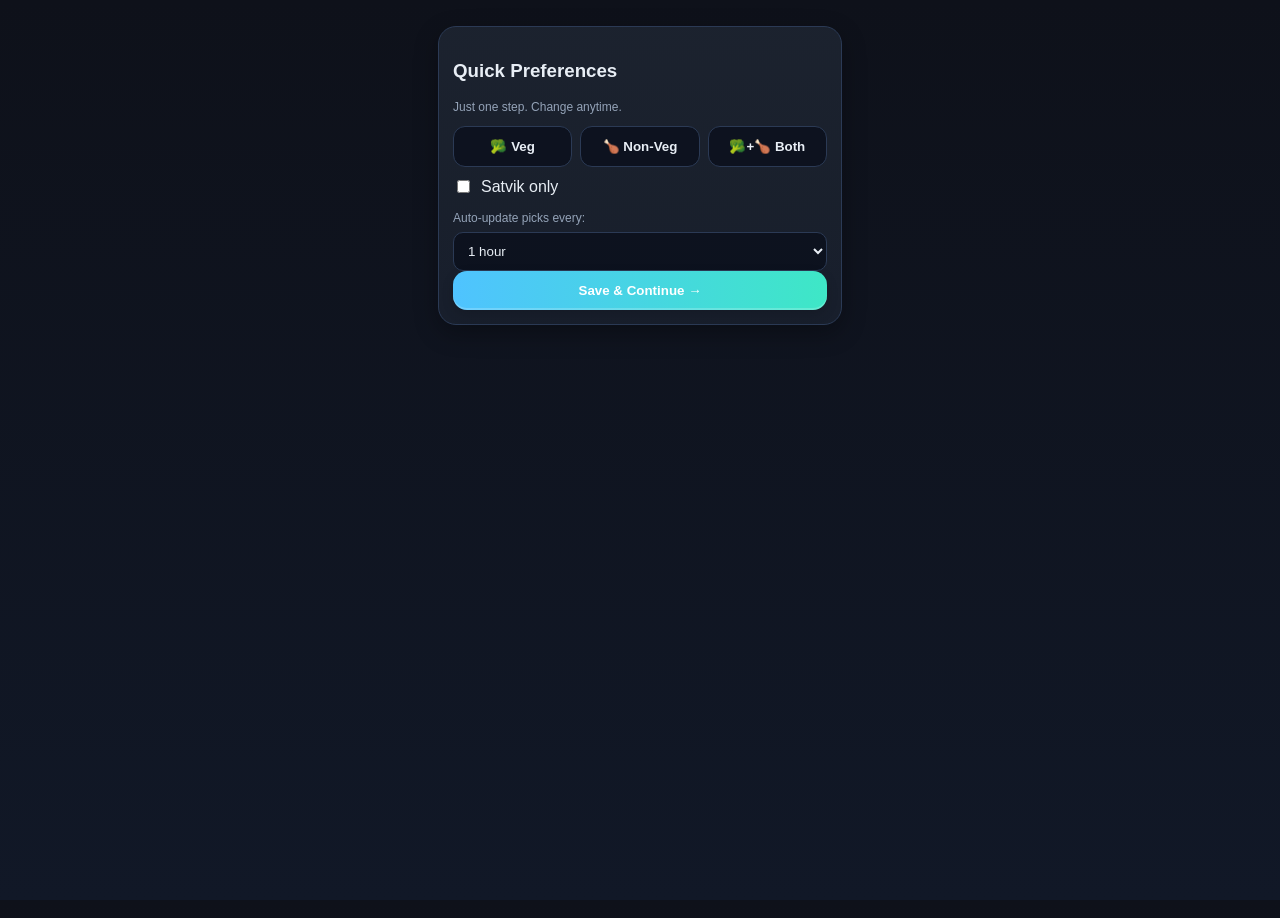
<file: index.html>
<!doctype html>
<html lang="en">
<head>
  <meta charset="utf-8"/>
  <meta name="viewport" content="width=device-width, initial-scale=1, viewport-fit=cover"/>
  <title>Healthy Diet • Dashboard</title>
  <link rel="stylesheet" href="styles.css"/>
</head>
<body class="bg">

  <div class="phone">
    <header class="topbar">
      <div class="topbar-left">
        <span class="avatar">🧑‍⚕️</span>
        <span class="uname" id="helloName">Hi</span>
      </div>
      <a class="icon-btn" href="preferences.html" aria-label="Preferences">⚙️</a>
    </header>

    <main class="content">

      <section class="panel brand">
        <div class="brand-row">
          <h1>Healthy Diet</h1>
          <p class="tag">Simple • Friendly • Fast</p>
        </div>
        <div class="now" id="clock">--:--</div>
      </section>

      <section class="panel">
        <h3>Your Health Snapshot</h3>
        <div id="riskBanner" class="banner" hidden>⚠️ Your vitals suggest a high‑risk pattern. Please prefer light, low‑sodium items or request a human review.</div>

        <div class="metrics">
          <div class="metric">
            <div class="label">Heart Rate</div>
            <div class="value" id="m-hr">--</div>
          </div>
          <div class="metric">
            <div class="label">Steps</div>
            <div class="value" id="m-steps">--</div>
          </div>
          <div class="metric">
            <div class="label">Calories</div>
            <div class="value" id="m-cals">--</div>
          </div>
        </div>

        <button class="pill w100" id="toggleDetails">More Health Details ▾</button>
        <div class="details" id="healthDetails" hidden>
          <div>🔥 Calories Burned: <b id="d-burned">–</b></div>
          <div>🩸 Blood Pressure: <b id="d-bp">–</b></div>
          <div>🏃 Activity Level: <b id="d-activity">–</b></div>
          <div>⏱ Last Sync: <b id="d-time">–</b></div>
          <div class="muted small" style="margin-top:8px">
            Data source: <b id="data-source">wearable_stream.json (demo)</b>. Only used on your device unless you consent otherwise.
          </div>
        </div>
      </section>

      <section class="panel">
        <div class="row-between">
          <h3>Today’s Picks</h3>
          <button class="linklike" id="reshuffle">More Picks ▾</button>
        </div>

        <ul id="cards" class="cards"></ul>

        <div class="nav-ctr">
          <button class="chip" id="prevBtn">◀ Prev</button>
          <button class="pill" id="getPicks">✨ Get Picks</button>
          <button class="chip" id="nextBtn">Next ▶</button>
        </div>

        <p class="foot">Lifestyle guidance only. Not clinical advice. Dishes from our partner vendors (Healthybee, Swad Gomantak, Shree Krishna Veg).</p>
      </section>

    </main>
  </div>

  <script src="app.js" defer></script>
  <script>
    // Restore login/preferences gating
    const user = JSON.parse(localStorage.getItem('user') || 'null');
    if (!user) window.location.href = 'login.html';
    const prefs = JSON.parse(localStorage.getItem('prefs') || 'null');
    if (!prefs || !prefs.diet) window.location.href = 'preferences.html';
    document.getElementById('helloName').textContent = user?.name || 'Friend';
    window.addEventListener('DOMContentLoaded', () => window.APP_BOOT && window.APP_BOOT());
  </script>
</body>
</html>
</file>
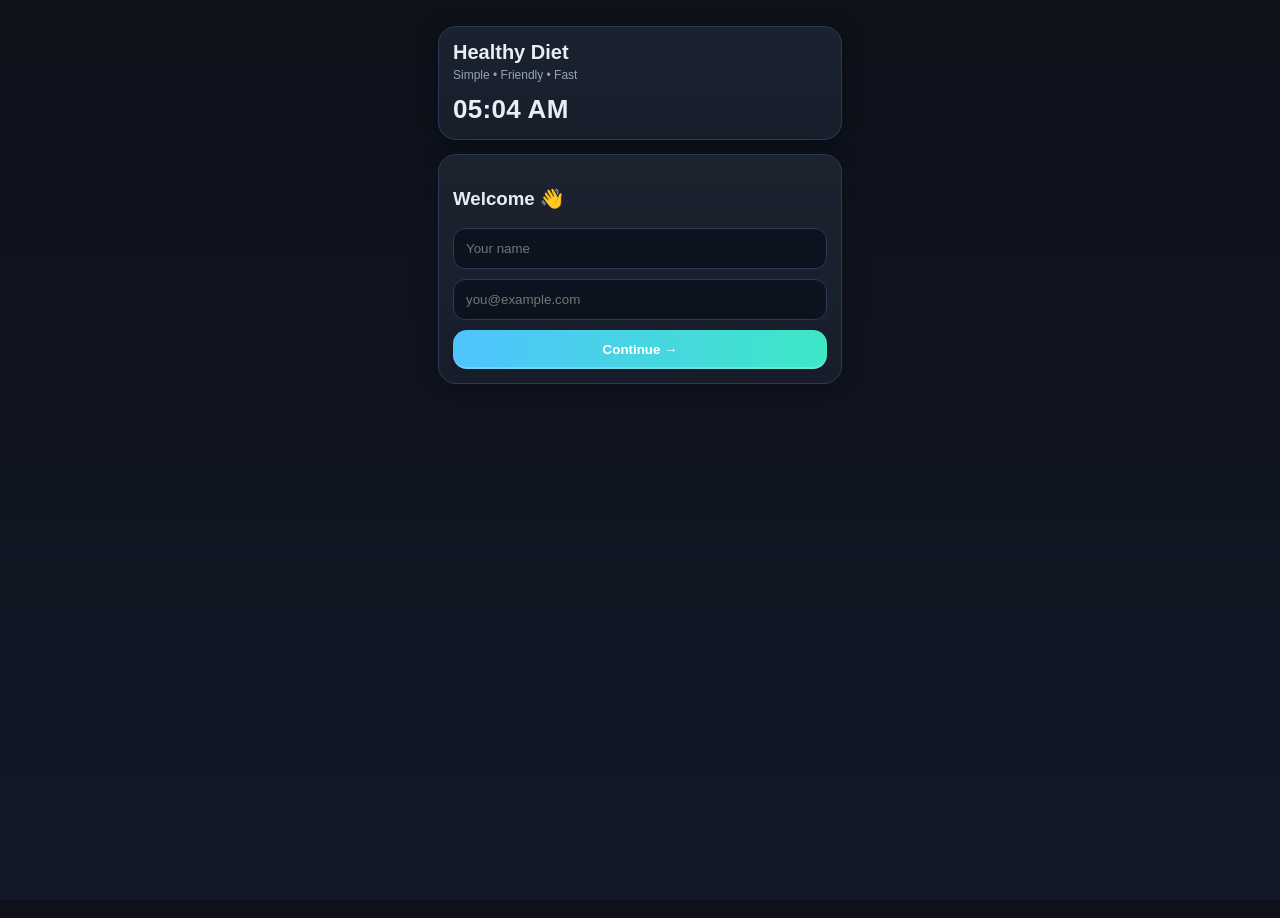
<file: login.html>
<!doctype html>
<html lang="en">
<head>
  <meta charset="utf-8"/>
  <meta name="viewport" content="width=device-width, initial-scale=1, viewport-fit=cover"/>
  <title>Login • Healthy Diet</title>
  <link rel="stylesheet" href="styles.css"/>
</head>
<body class="bg">
  <div class="phone">
    <main class="content">
      <section class="panel brand">
        <div class="brand-row">
          <h1>Healthy Diet</h1>
          <p class="tag">Simple • Friendly • Fast</p>
        </div>
        <div class="now" id="clock">--:--</div>
      </section>
      <section class="panel">
        <h3>Welcome 👋</h3>
        <form id="loginForm" class="form">
          <input id="name" class="input" required placeholder="Your name">
          <input id="email" class="input" type="email" required placeholder="you@example.com">
          <button class="pill w100" type="submit">Continue →</button>
        </form>
      </section>
    </main>
  </div>

  <script>
    // update clock on login page
    setInterval(() => {
      const d = new Date();
      const el = document.getElementById('clock');
      if (el) el.textContent = d.toLocaleTimeString([], { hour: '2-digit', minute: '2-digit' });
    }, 1000);
    document.getElementById('loginForm').addEventListener('submit', e => {
      e.preventDefault();
      const user = {
        name: document.getElementById('name').value.trim(),
        email: document.getElementById('email').value.trim()
      };
      localStorage.setItem('user', JSON.stringify(user));
      window.location.href = 'preferences.html';
    });
  </script>
</body>
</html>
</file>
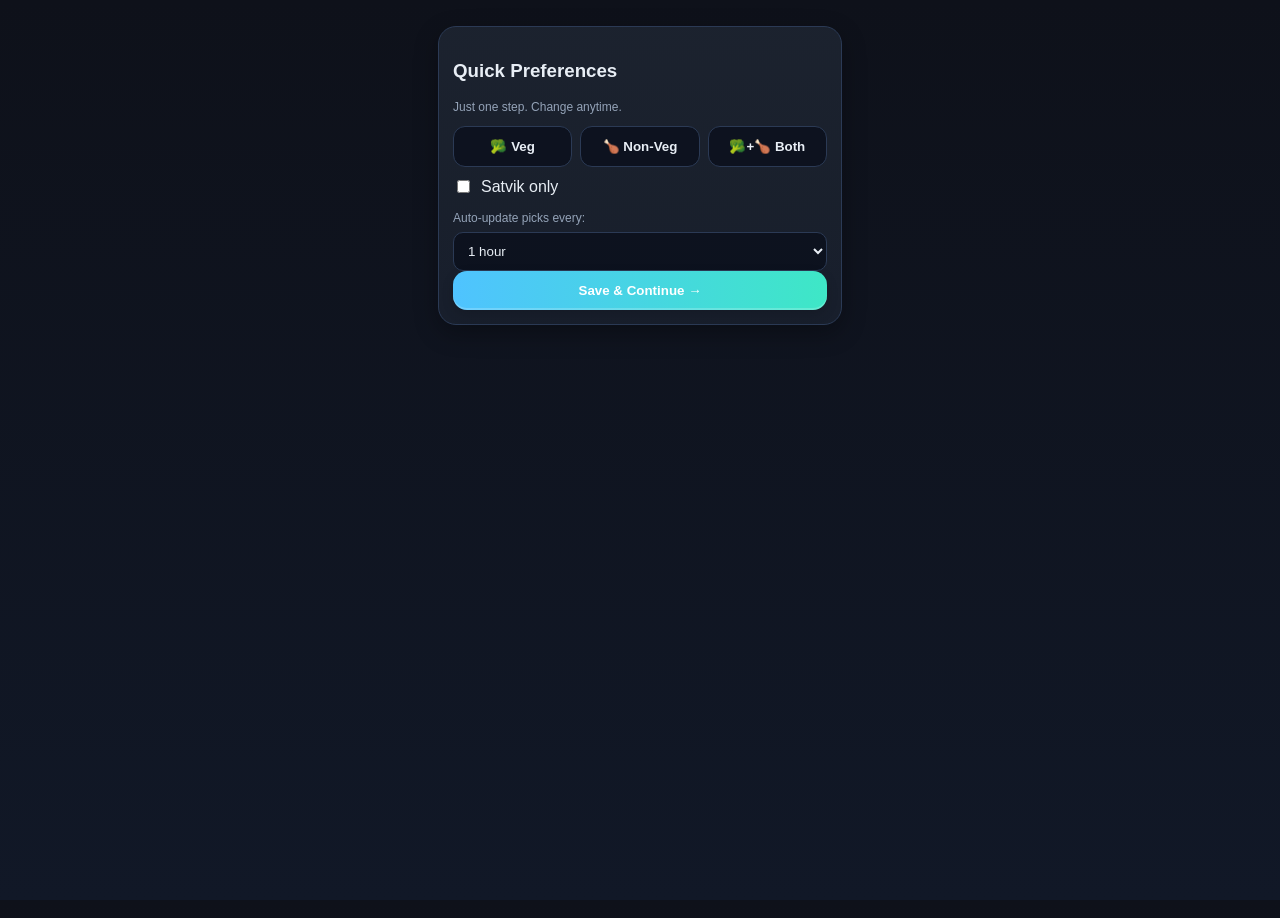
<file: preferences.html>
<!doctype html>
<html lang="en">
<head>
  <meta charset="utf-8"/>
  <meta name="viewport" content="width=device-width, initial-scale=1, viewport-fit=cover"/>
  <title>Preferences • Healthy Diet</title>
  <link rel="stylesheet" href="styles.css"/>
</head>
<body class="bg">
  <div class="phone">
    <main class="content">
      <section class="panel">
        <h3>Quick Preferences</h3>
        <p class="muted small">Just one step. Change anytime.</p>

        <div class="choices">
          <button class="choice" data-v="veg">🥦 Veg</button>
          <button class="choice" data-v="nonveg">🍗 Non-Veg</button>
          <button class="choice" data-v="both">🥦+🍗 Both</button>
        </div>

        <label class="check">
          <input id="satvik" type="checkbox"/> Satvik only
        </label>

        <div style="margin-top:12px">
          <label class="muted small">Auto-update picks every:</label>
          <select id="updateInterval" style="width:100%;padding:10px;border-radius:10px;margin-top:6px;background:rgba(7,12,23,.65);color:var(--text);border:1px solid var(--ring)">
            <option value="15">15 minutes</option>
            <option value="30">30 minutes</option>
            <option value="60" selected>1 hour</option>
            <option value="180">3 hours</option>
            <option value="0">Manual only</option>
          </select>
        </div>

        <button id="save" class="pill w100">Save & Continue →</button>
      </section>
    </main>
  </div>

  <script>
    let chosen=null;
    document.querySelectorAll('.choice').forEach(c=>{
      c.addEventListener('click',()=>{
        document.querySelectorAll('.choice').forEach(x=>x.classList.remove('active'));
        c.classList.add('active'); chosen=c.dataset.v;
      });
    });

    const existing = JSON.parse(localStorage.getItem('prefs') || 'null');
    if(existing){
      document.querySelectorAll('.choice').forEach(c=>{ if(c.dataset.v === existing.diet) c.classList.add('active'); });
      document.getElementById('satvik').checked = !!existing.satvik;
      if(existing.updateInterval) document.getElementById('updateInterval').value = existing.updateInterval.toString();
      chosen = existing.diet;
    }

    document.getElementById('save').addEventListener('click',()=>{
      if(!chosen){ alert('Pick one'); return; }
      const prefs={ diet:chosen, satvik: document.getElementById('satvik').checked, updateInterval: Number(document.getElementById('updateInterval').value) };
      localStorage.setItem('prefs', JSON.stringify(prefs));
      window.location.href='index.html';
    });
  </script>
</body>
</html>
</file>
<file: styles.css>
:root{
  /*
   * Light theme colours
   *
   * The original dark palette was attractive but could feel heavy on mobile
   * devices.  To make the UI more approachable we switch to a light
   * background with soft greys for panels and cards.  Accent colours remain
   * consistent with the brand.  You can tweak these values to fine‑tune the
   * contrast and mood of your app.
   */
  /* Dark theme colours: navy backgrounds with light text. */
  --bg: #0e111a;
  --panel: #1c2330;
  --ring: #2b3a55;
  --text: #e8eef5;
  --muted: #94a3b8;
  --accent: #4fc3ff;
  --accent2: #3ee7c6;
}
*{box-sizing:border-box}
html,body{height:100%}
body.bg{
  margin:0;
  /* Dark gradient background. */
  background:linear-gradient(180deg,#0e111a 0%,#111827 100%);
  color:var(--text);
  font-family:-apple-system,BlinkMacSystemFont,"Segoe UI",Roboto,Arial;
}

.phone{max-width:420px;margin:18px auto;padding:8px}
@media(max-width:460px){.phone{margin:0;padding:12px}}

/*
 * Top bar uses a translucent white background with subtle shadow for depth.
 */
.topbar{
  position:sticky;
  top:0;
  z-index:5;
  display:flex;
  align-items:center;
  justify-content:space-between;
  padding:10px 14px;
  margin:0 0 8px 0;
  background:rgba(28,35,48,0.9);
  backdrop-filter:blur(6px);
  border:1px solid var(--ring);
  border-radius:14px;
  box-shadow:0 4px 12px rgba(0,0,0,0.3);
}
.topbar-left{display:flex;align-items:center;gap:8px}
.avatar{font-size:18px}
.uname{font-weight:700}
.icon-btn{font-size:18px;color:var(--accent);text-decoration:none}

.content{display:flex;flex-direction:column;gap:14px}
.panel{
  background:linear-gradient(180deg,rgba(28,35,48,0.95),rgba(24,31,44,0.95));
  border:1px solid var(--ring);
  border-radius:18px;
  padding:14px;
  box-shadow:0 8px 24px rgba(0,0,0,0.3);
}
.brand-row{display:flex;flex-direction:column}
.brand-row h1{margin:0;font-size:20px}
.tag{margin-top:4px;color:var(--muted);font-size:12px}
.now{font-size:26px;font-weight:800;letter-spacing:.3px}

/* Alert banners use a soft red tint on light mode */
.banner{
  margin:8px 0;
  padding:10px;
  border:1px solid #591f2a;
  background:#411a2b;
  border-radius:10px;
  color:#f8d7da;
}

.metrics{display:grid;grid-template-columns:1fr 1fr 1fr;gap:10px;margin:10px 0}
.metric{
  border:1px solid var(--ring);
  border-radius:12px;
  padding:10px;
  text-align:center;
  background:rgba(28,35,48,0.8);
}
.metric .label{font-size:12px;color:var(--muted)}
.metric .value{font-size:20px;font-weight:700;margin-top:3px}

.row-between{display:flex;justify-content:space-between;align-items:center}
.linklike{background:none;border:none;color:var(--accent);font-weight:600;cursor:pointer}

/* Primary pill button gets a gradient and light drop shadow */
.pill{
  border:none;
  cursor:pointer;
  font-weight:700;
  padding:12px 16px;
  border-radius:14px;
  color:#ffffff;
  background:linear-gradient(90deg,var(--accent),var(--accent2));
  box-shadow:inset 0 -2px 0 rgba(255,255,255,0.2),0 4px 12px rgba(0,0,0,0.15);
}
.pill.ghost{
  background:rgba(28,35,48,0.7);
  color:var(--text);
  border:1px solid var(--ring);
}
.chip{
  border:1px solid var(--ring);
  background:rgba(28,35,48,0.7);
  color:var(--text);
  padding:8px 12px;
  border-radius:12px;
  cursor:pointer;
  font-weight:600;
}
.w100{width:100%}
.nav-ctr{display:flex;justify-content:space-between;align-items:center;gap:8px;margin-top:10px}

.cards{list-style:none;margin:10px 0 0 0;padding:0;display:flex;flex-direction:column;gap:12px}
.card{
  border:1px solid var(--ring);
  border-radius:16px;
  padding:12px;
  background:rgba(28,35,48,0.8);
}
.tile{
  height:96px;
  border-radius:10px;
  display:flex;
  align-items:center;
  justify-content:center;
  background:repeating-linear-gradient(45deg,rgba(79,195,255,0.15),rgba(79,195,255,0.15) 12px, rgba(62,231,198,0.1) 12px, rgba(62,231,198,0.1) 24px);
  color:#a9d7ff;
  font-size:22px;
  font-weight:800;
}
h4{margin:0;font-size:16px}
.whybox{
  margin-top:8px;
  padding:10px;
  border:1px dashed var(--ring);
  border-radius:10px;
  background:rgba(28,35,48,0.8);
  font-size:14px;
}
.whyline b{color:#a9d7ff}

.form{display:flex;flex-direction:column;gap:10px}
.input{width:100%;padding:12px;border-radius:12px;border:1px solid var(--ring);background:rgba(7,12,23,.65);color:var(--text)}
.choices{display:flex;gap:8px;margin:10px 0}
.choice{flex:1;border:1px solid var(--ring);background:rgba(7,12,23,.65);color:var(--text);border-radius:12px;padding:12px;font-weight:700;cursor:pointer}
.choice.active{outline:2px solid var(--accent)}
.check{display:flex;align-items:center;gap:8px;margin-top:6px}

.muted{color:var(--muted)}
.small{font-size:12px}
.foot{margin-top:12px;color:var(--muted);font-size:11px;text-align:center}
</file>
